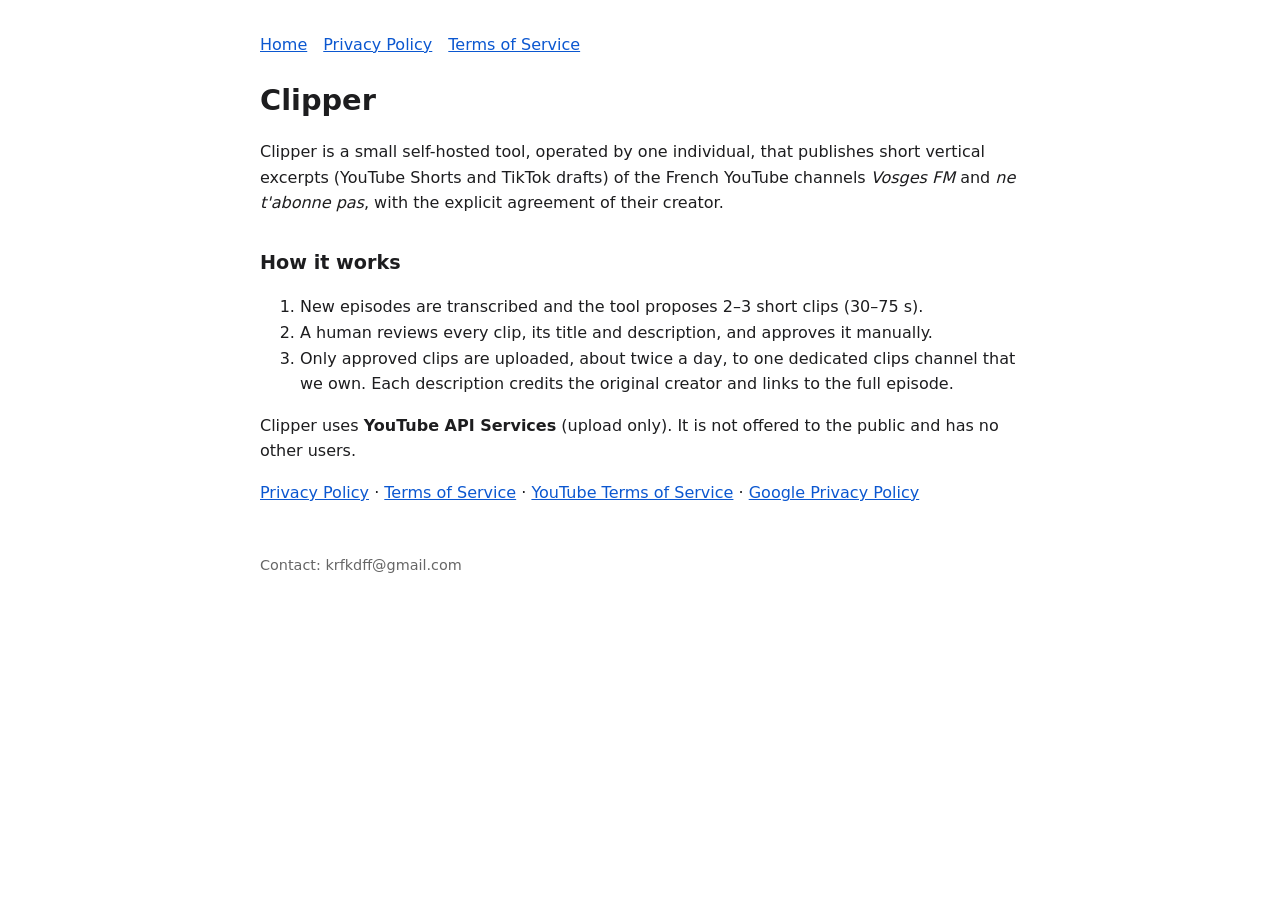
<file: index.html>
<!doctype html>
<html lang="en"><head><meta charset="utf-8"><meta name="viewport" content="width=device-width,initial-scale=1">
<title>Clipper</title><link rel="stylesheet" href="style.css"></head>
<body>
<nav><a href="index.html">Home</a><a href="privacy.html">Privacy Policy</a><a href="terms.html">Terms of Service</a></nav>
<h1>Clipper</h1>
<p>Clipper is a small self-hosted tool, operated by one individual, that publishes short vertical
excerpts (YouTube Shorts and TikTok drafts) of the French YouTube channels <em>Vosges FM</em> and
<em>ne t'abonne pas</em>, with the explicit agreement of their creator.</p>
<h2>How it works</h2>
<ol>
<li>New episodes are transcribed and the tool proposes 2–3 short clips (30–75 s).</li>
<li>A human reviews every clip, its title and description, and approves it manually.</li>
<li>Only approved clips are uploaded, about twice a day, to one dedicated clips channel that we own.
Each description credits the original creator and links to the full episode.</li>
</ol>
<p>Clipper uses <strong>YouTube API Services</strong> (upload only). It is not offered to the public and has no
other users.</p>
<p><a href="privacy.html">Privacy Policy</a> · <a href="terms.html">Terms of Service</a> ·
<a href="https://www.youtube.com/t/terms">YouTube Terms of Service</a> ·
<a href="https://policies.google.com/privacy">Google Privacy Policy</a></p>
<footer>Contact: krfkdff@gmail.com</footer>
</body></html>
</file>
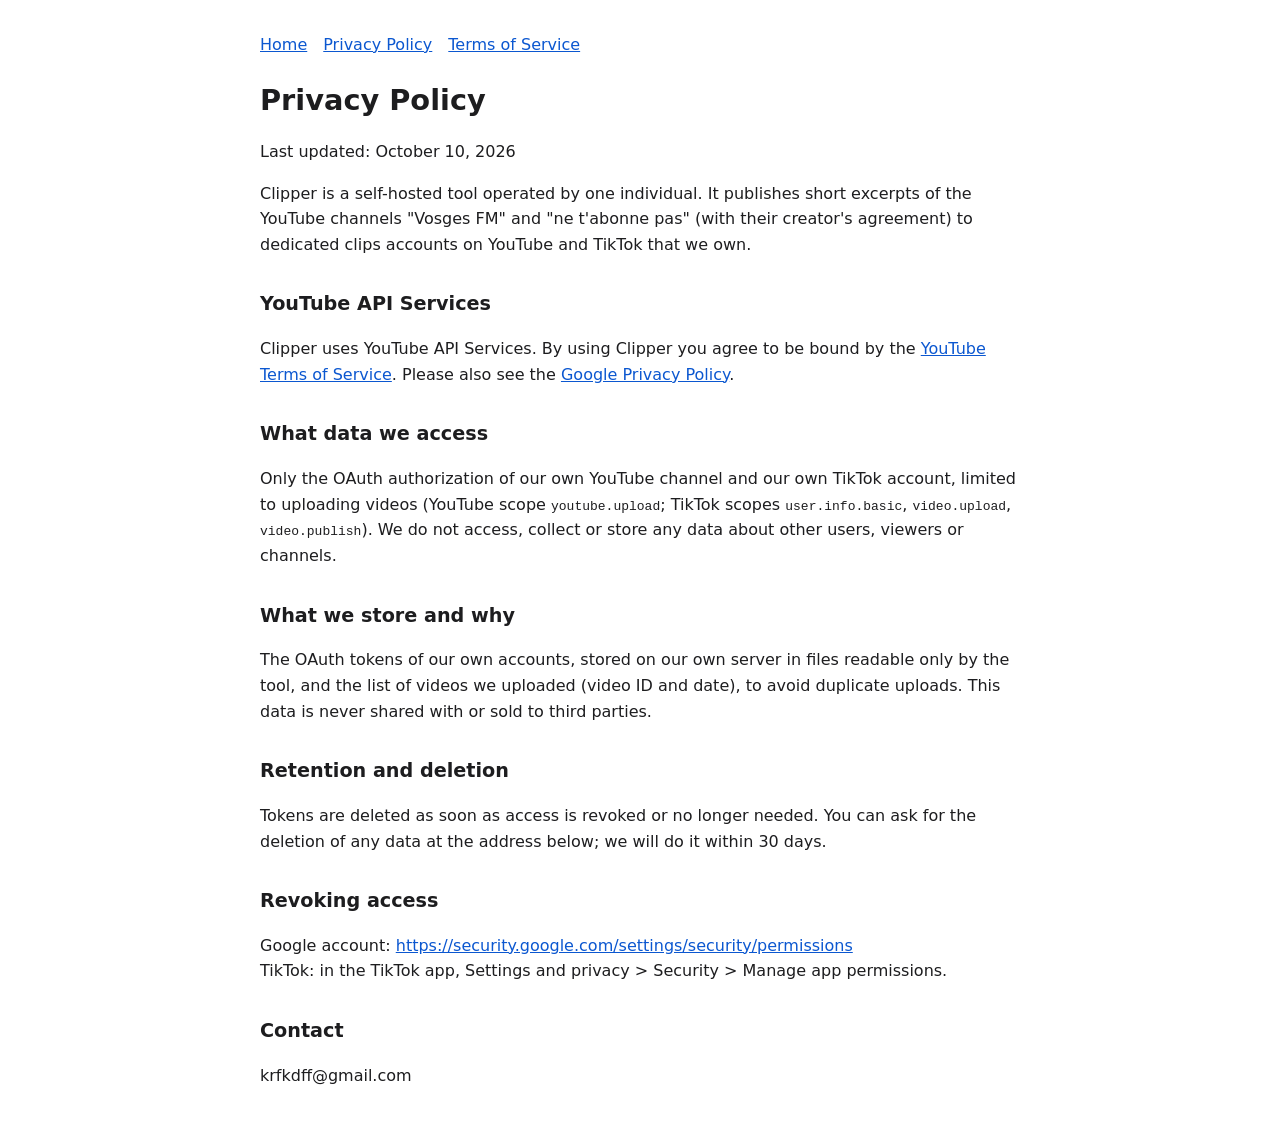
<file: privacy.html>
<!doctype html>
<html lang="en"><head><meta charset="utf-8"><meta name="viewport" content="width=device-width,initial-scale=1">
<title>Clipper – Privacy Policy</title><link rel="stylesheet" href="style.css"></head>
<body>
<nav><a href="index.html">Home</a><a href="privacy.html">Privacy Policy</a><a href="terms.html">Terms of Service</a></nav>
<h1>Privacy Policy</h1>
<p>Last updated: October 10, 2026</p>
<p>Clipper is a self-hosted tool operated by one individual. It publishes short excerpts of the YouTube
channels "Vosges FM" and "ne t'abonne pas" (with their creator's agreement) to dedicated clips accounts
on YouTube and TikTok that we own.</p>
<h2>YouTube API Services</h2>
<p>Clipper uses YouTube API Services. By using Clipper you agree to be bound by the
<a href="https://www.youtube.com/t/terms">YouTube Terms of Service</a>. Please also see the
<a href="https://policies.google.com/privacy">Google Privacy Policy</a>.</p>
<h2>What data we access</h2>
<p>Only the OAuth authorization of our own YouTube channel and our own TikTok account, limited to
uploading videos (YouTube scope <code>youtube.upload</code>; TikTok scopes <code>user.info.basic</code>,
<code>video.upload</code>, <code>video.publish</code>). We do not access, collect or store any data about
other users, viewers or channels.</p>
<h2>What we store and why</h2>
<p>The OAuth tokens of our own accounts, stored on our own server in files readable only by the tool, and
the list of videos we uploaded (video ID and date), to avoid duplicate uploads. This data is never shared
with or sold to third parties.</p>
<h2>Retention and deletion</h2>
<p>Tokens are deleted as soon as access is revoked or no longer needed. You can ask for the deletion of
any data at the address below; we will do it within 30 days.</p>
<h2>Revoking access</h2>
<p>Google account: <a href="https://security.google.com/settings/security/permissions">https://security.google.com/settings/security/permissions</a><br>
TikTok: in the TikTok app, Settings and privacy &gt; Security &gt; Manage app permissions.</p>
<h2>Contact</h2>
<p>krfkdff@gmail.com</p>
</body></html>
</file>
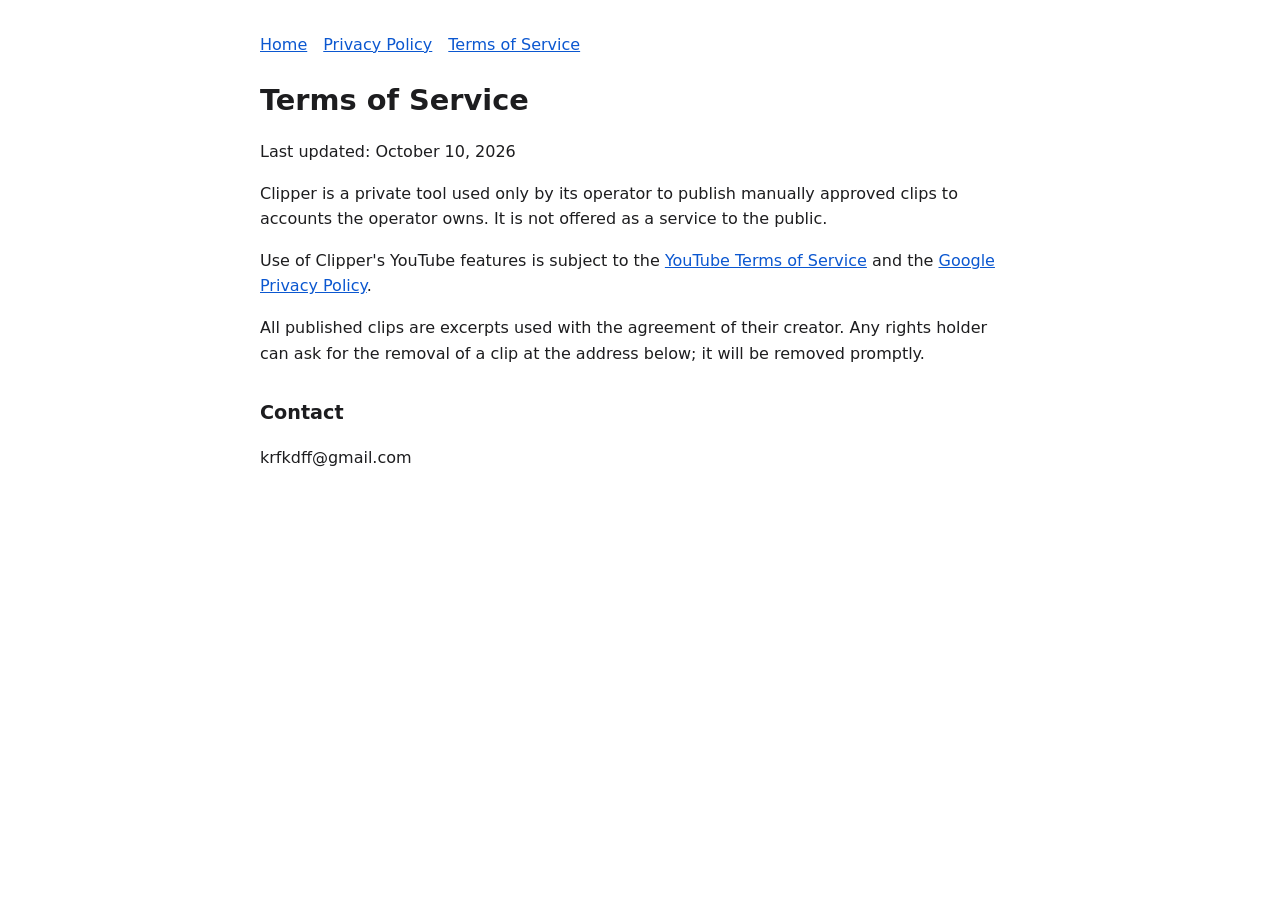
<file: terms.html>
<!doctype html>
<html lang="en"><head><meta charset="utf-8"><meta name="viewport" content="width=device-width,initial-scale=1">
<title>Clipper – Terms of Service</title><link rel="stylesheet" href="style.css"></head>
<body>
<nav><a href="index.html">Home</a><a href="privacy.html">Privacy Policy</a><a href="terms.html">Terms of Service</a></nav>
<h1>Terms of Service</h1>
<p>Last updated: October 10, 2026</p>
<p>Clipper is a private tool used only by its operator to publish manually approved clips to accounts the
operator owns. It is not offered as a service to the public.</p>
<p>Use of Clipper's YouTube features is subject to the
<a href="https://www.youtube.com/t/terms">YouTube Terms of Service</a> and the
<a href="https://policies.google.com/privacy">Google Privacy Policy</a>.</p>
<p>All published clips are excerpts used with the agreement of their creator. Any rights holder can ask
for the removal of a clip at the address below; it will be removed promptly.</p>
<h2>Contact</h2>
<p>krfkdff@gmail.com</p>
</body></html>
</file>
<file: style.css>
body{font-family:system-ui,-apple-system,"Segoe UI",Roboto,sans-serif;max-width:760px;margin:0 auto;padding:32px 16px;line-height:1.6;color:#1d1d1f;background:#fff}
h1{font-size:1.8rem;margin-bottom:.2rem}h2{font-size:1.2rem;margin-top:2rem}
nav a{margin-right:16px}footer{margin-top:3rem;font-size:.9rem;color:#666}
a{color:#0b57d0}
</file>
